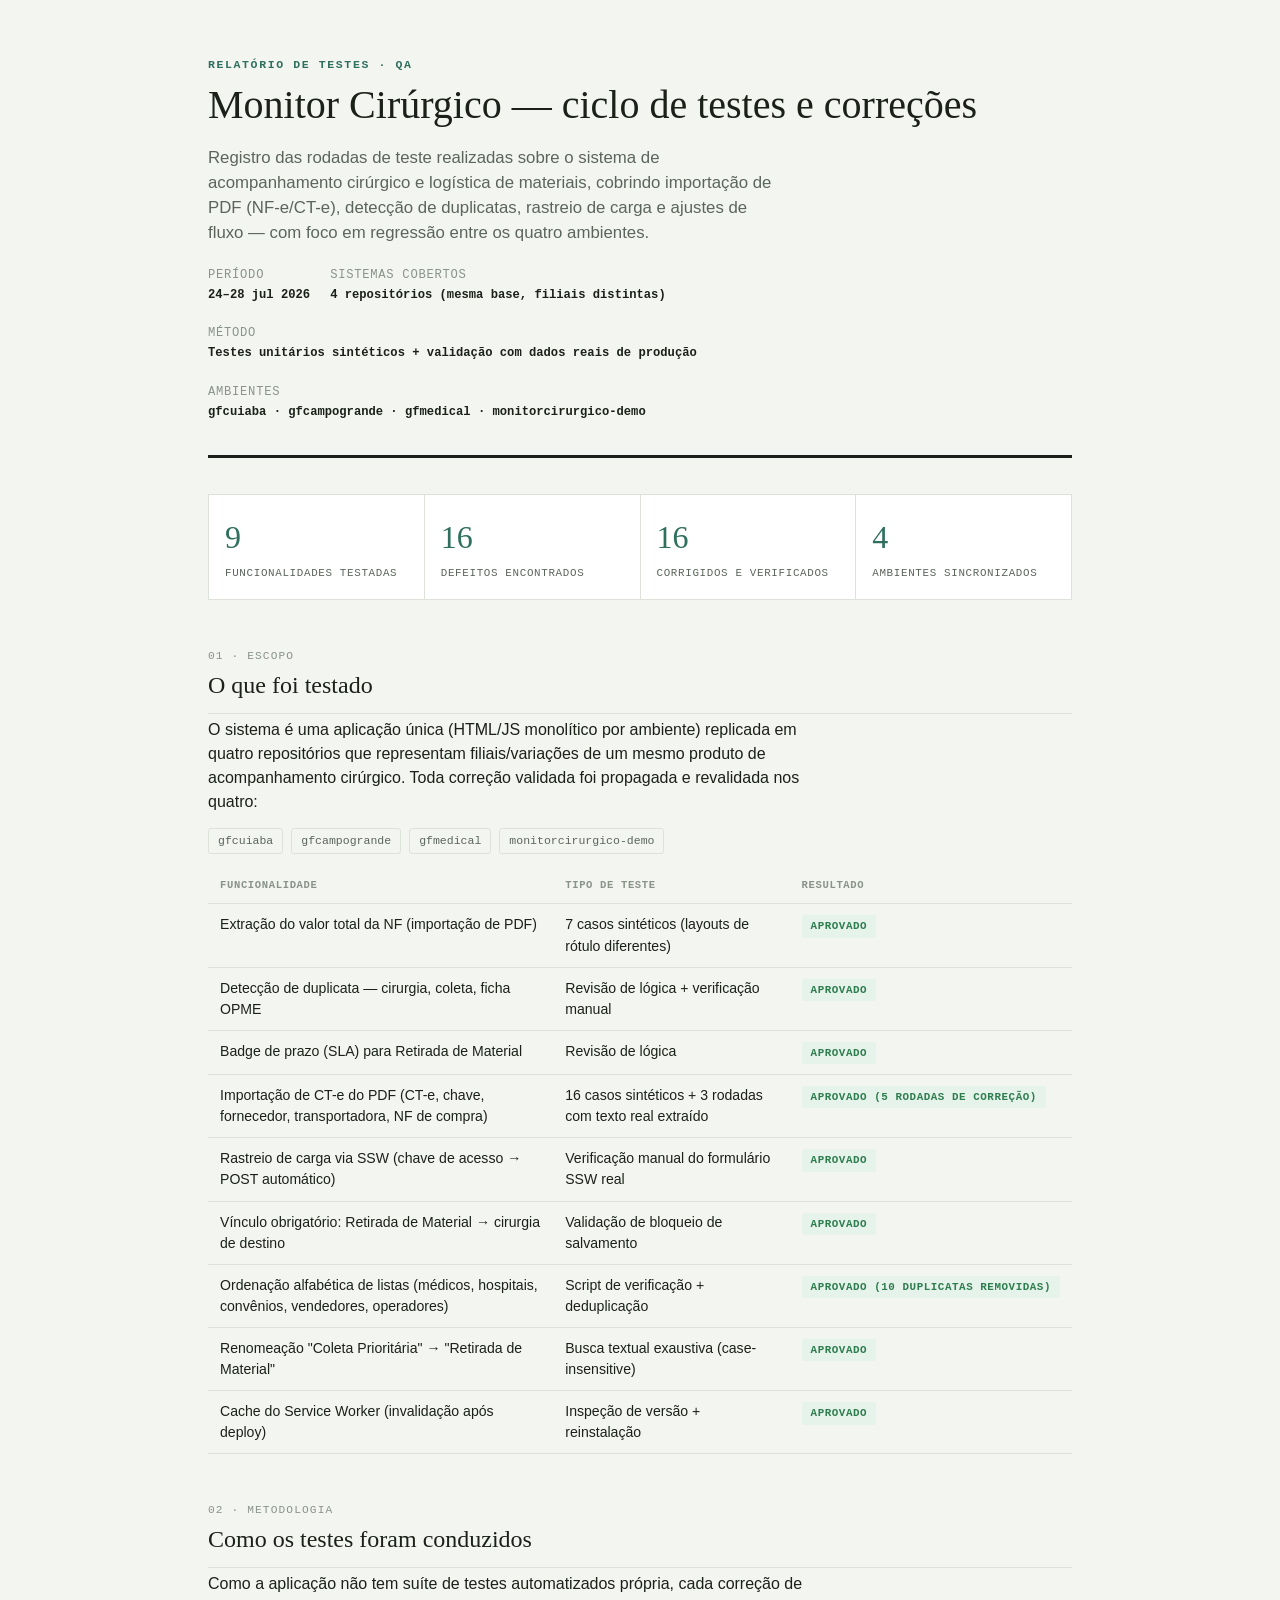
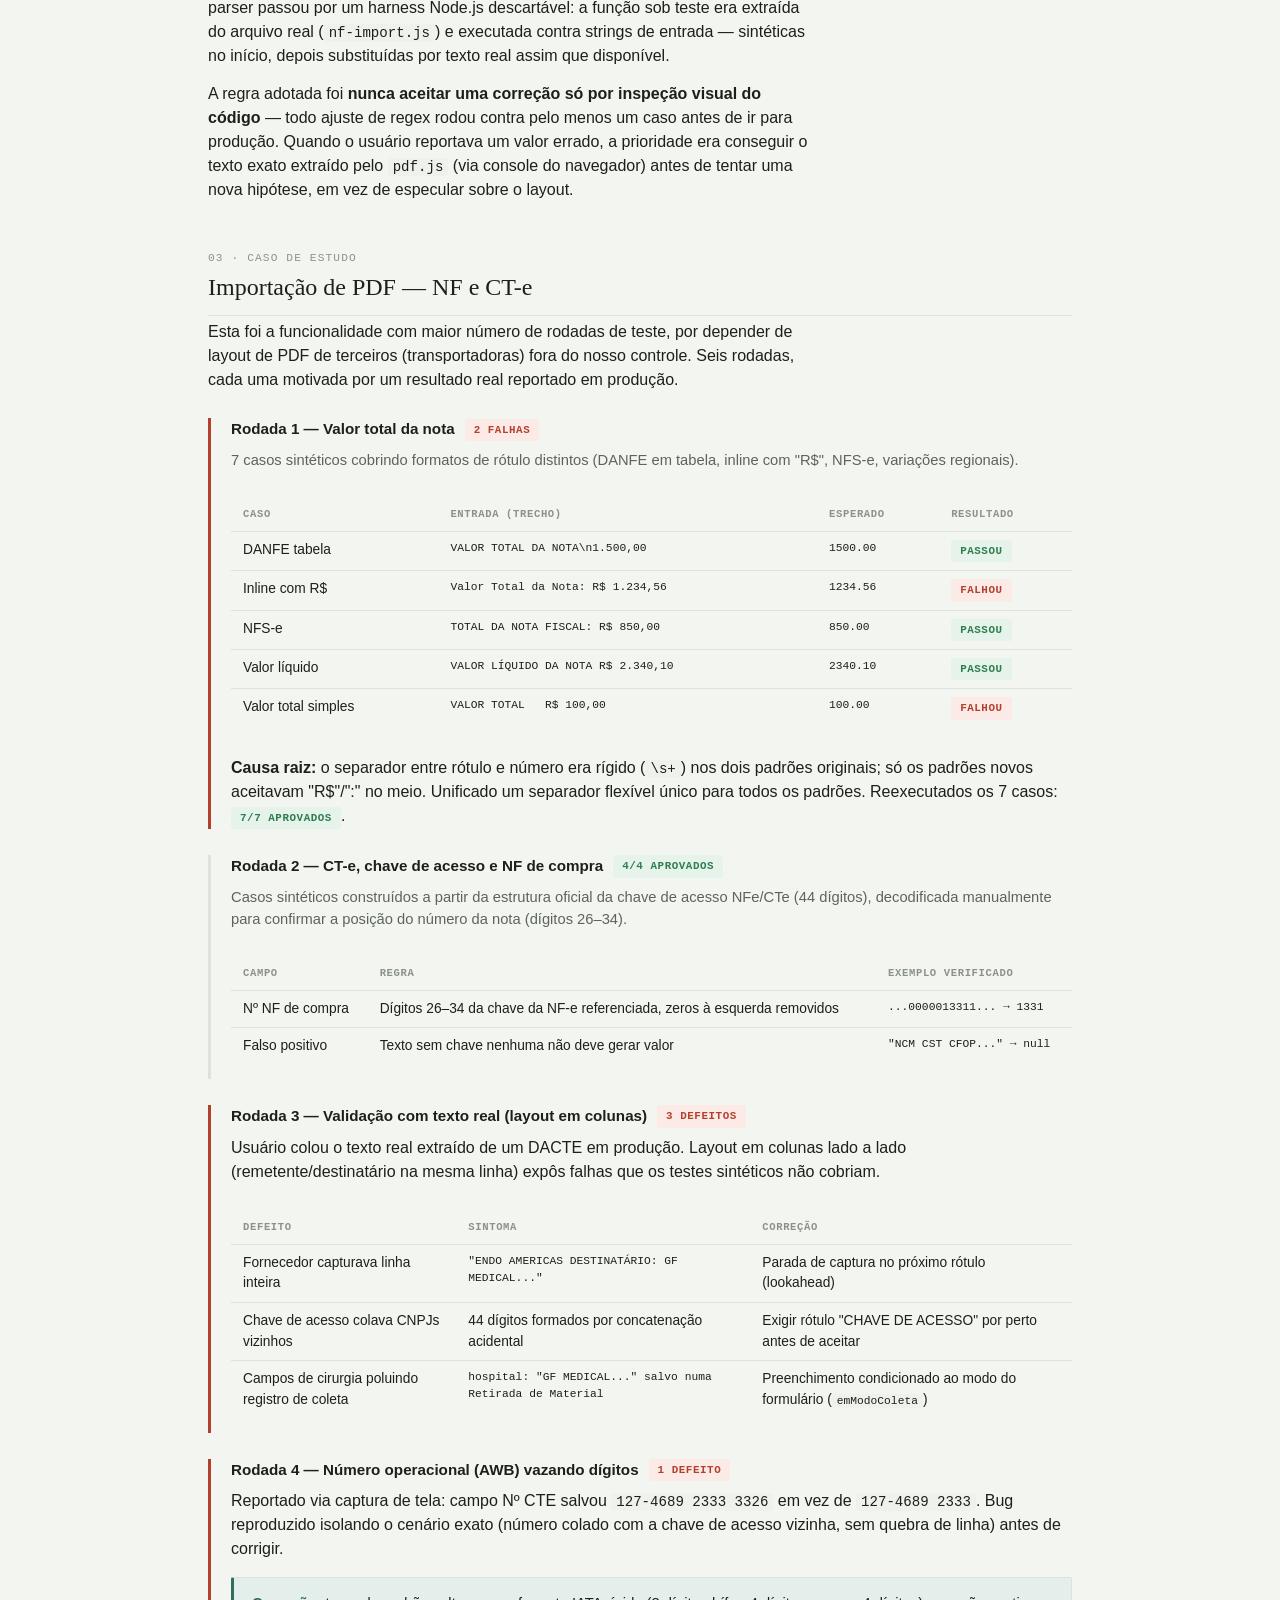
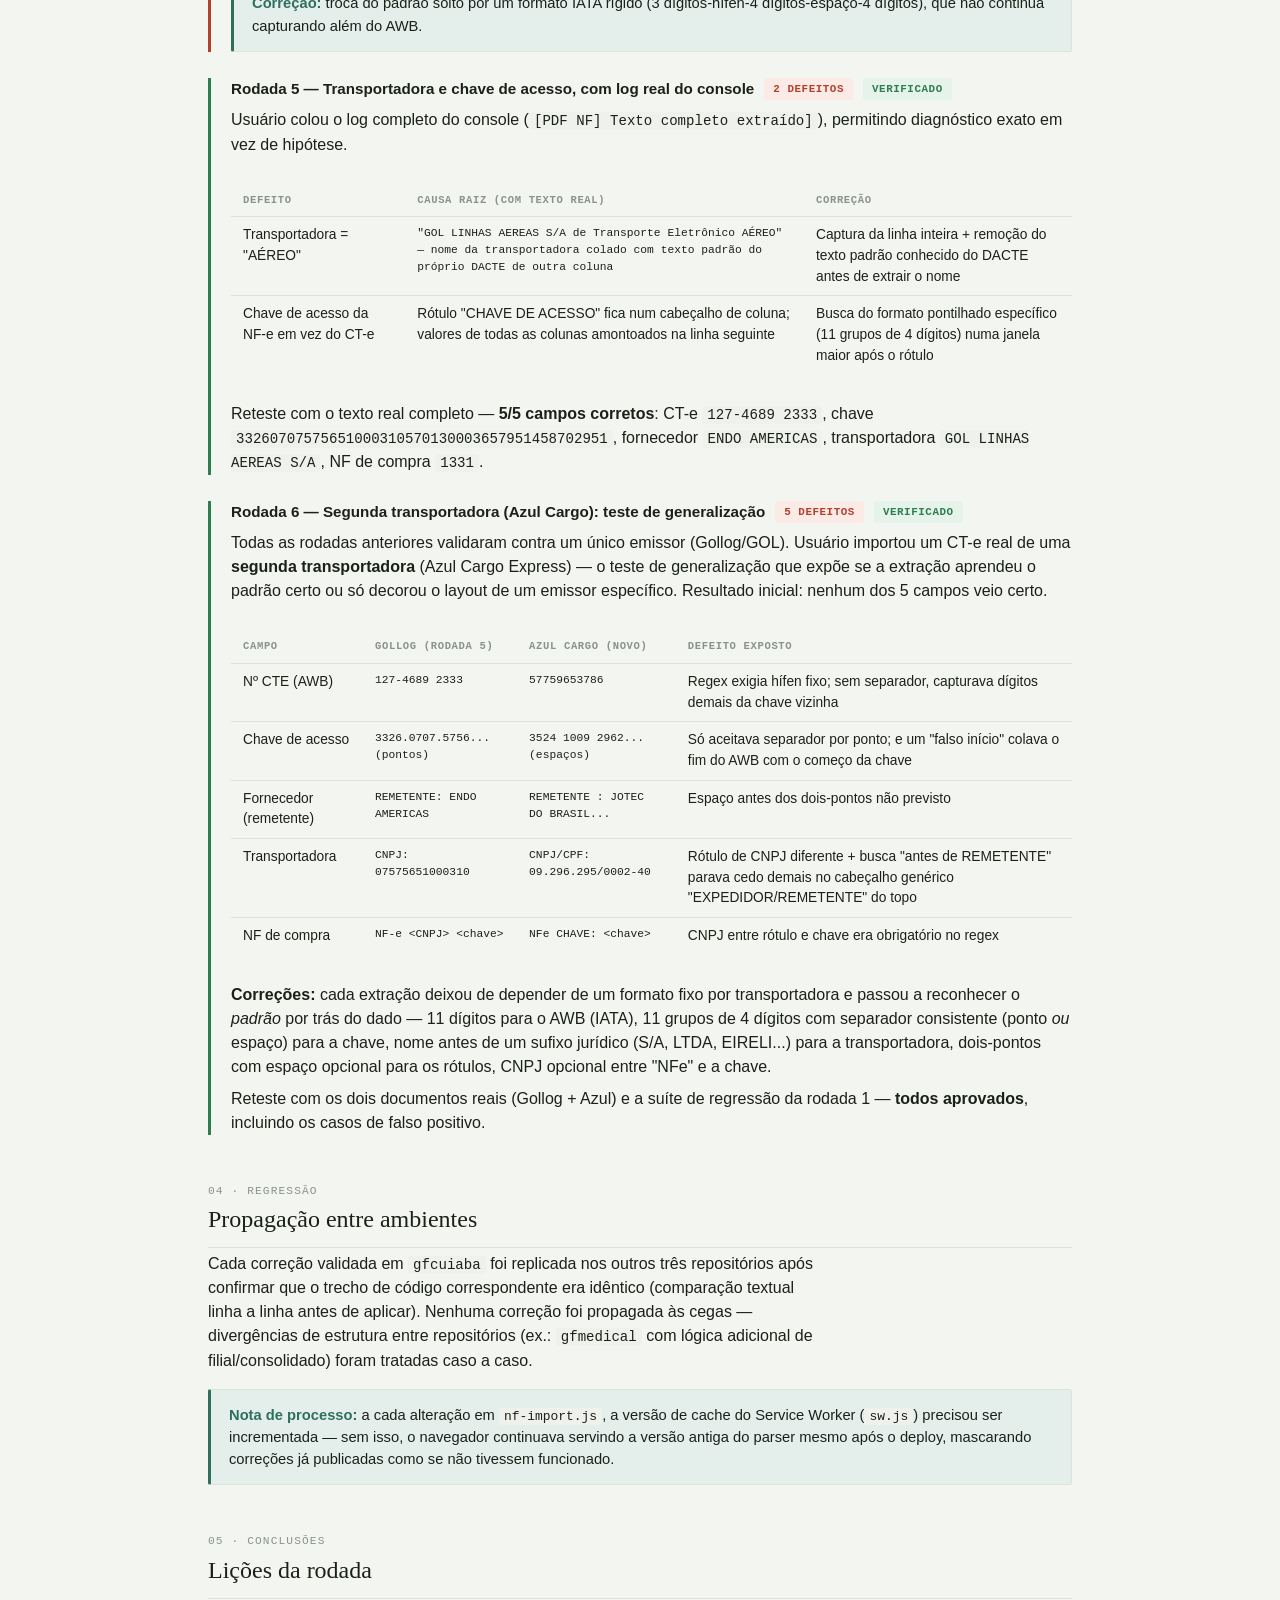
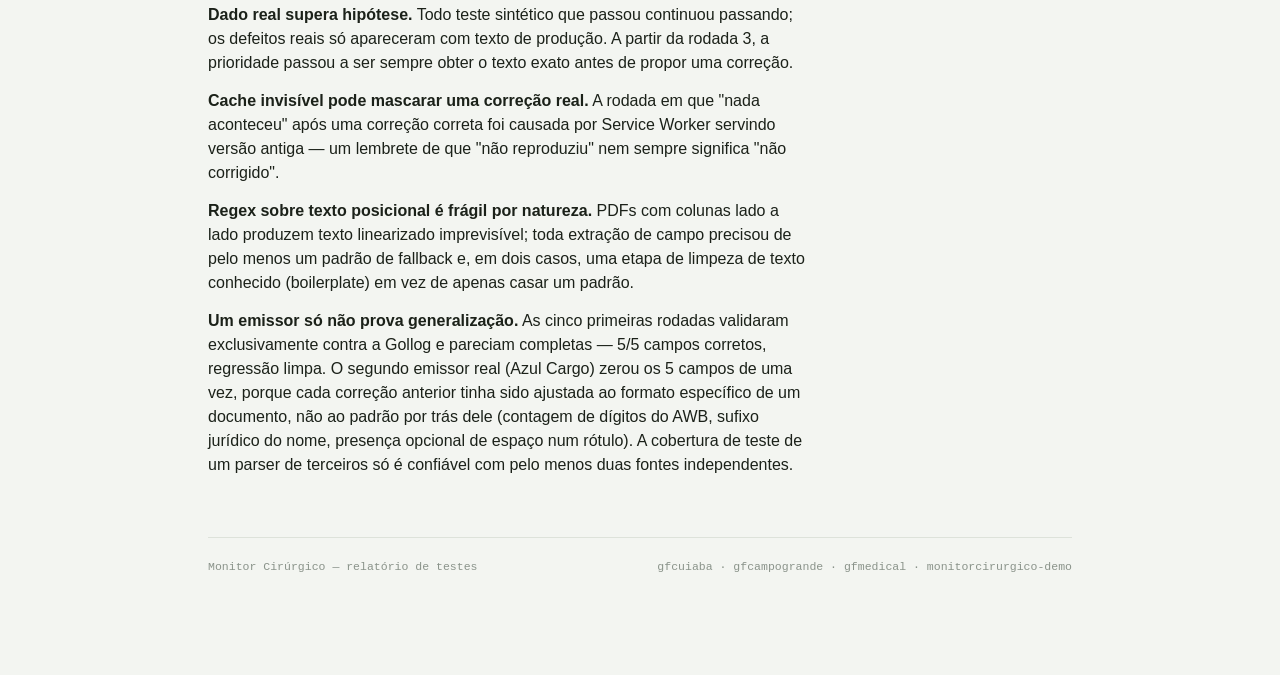
<file: relatorio-testes.html>
<!DOCTYPE html>
<html lang="pt-BR">
<head>
<meta charset="utf-8">
<meta name="viewport" content="width=device-width, initial-scale=1">
<title>Relatório de Testes — Monitor Cirúrgico</title>
<style>
  :root {
    --paper: #f3f5f1;
    --surface: #ffffff;
    --ink: #1b2119;
    --ink-dim: #5b655c;
    --ink-faint: #8a938a;
    --accent: #2f6f5e;
    --accent-soft: #e4efec;
    --line: #dde2da;
    --pass: #2e7d4f;
    --pass-soft: #e5f3ea;
    --fail: #b3402d;
    --fail-soft: #fbeae6;
    --warn: #a8721f;
    --warn-soft: #f7ecd9;
    --code-bg: #eef1ec;
    --serif: Georgia, "Iowan Old Style", "Palatino Linotype", "URW Palladio L", serif;
    --sans: -apple-system, BlinkMacSystemFont, "Segoe UI", "Helvetica Neue", Arial, sans-serif;
    --mono: "SF Mono", "Cascadia Code", Consolas, "Liberation Mono", monospace;
  }
  :root[data-theme="dark"] {
    --paper: #10140f;
    --surface: #171c16;
    --ink: #e7ece4;
    --ink-dim: #9aa495;
    --ink-faint: #6b756a;
    --accent: #66baa0;
    --accent-soft: #1c2c26;
    --line: #262c24;
    --pass: #4caf7d;
    --pass-soft: #16261d;
    --fail: #e2725a;
    --fail-soft: #2b1a16;
    --warn: #d9a944;
    --warn-soft: #2a2214;
    --code-bg: #1c2119;
  }
  @media (prefers-color-scheme: dark) {
    :root:not([data-theme="light"]) {
      --paper: #10140f;
      --surface: #171c16;
      --ink: #e7ece4;
      --ink-dim: #9aa495;
      --ink-faint: #6b756a;
      --accent: #66baa0;
      --accent-soft: #1c2c26;
      --line: #262c24;
      --pass: #4caf7d;
      --pass-soft: #16261d;
      --fail: #e2725a;
      --fail-soft: #2b1a16;
      --warn: #d9a944;
      --warn-soft: #2a2214;
      --code-bg: #1c2119;
    }
  }

  * { box-sizing: border-box; }
  body {
    margin: 0;
    background: var(--paper);
    color: var(--ink);
    font-family: var(--sans);
    line-height: 1.5;
    -webkit-font-smoothing: antialiased;
  }
  a { color: var(--accent); }

  .sheet {
    max-width: 920px;
    margin: 0 auto;
    padding: 56px 28px 100px;
  }

  header.masthead {
    border-bottom: 3px solid var(--ink);
    padding-bottom: 22px;
    margin-bottom: 36px;
  }
  .eyebrow {
    font-family: var(--mono);
    font-size: 0.72rem;
    letter-spacing: 0.14em;
    text-transform: uppercase;
    color: var(--accent);
    font-weight: 700;
  }
  h1 {
    font-family: var(--serif);
    font-size: 2.5rem;
    line-height: 1.12;
    margin: 10px 0 6px;
    text-wrap: balance;
    font-weight: 400;
  }
  .subtitle {
    font-size: 1.05rem;
    color: var(--ink-dim);
    max-width: 62ch;
  }
  .meta-row {
    display: flex;
    flex-wrap: wrap;
    gap: 20px;
    margin-top: 20px;
    font-family: var(--mono);
    font-size: 0.76rem;
    color: var(--ink-dim);
  }
  .meta-row dt { text-transform: uppercase; letter-spacing: 0.06em; color: var(--ink-faint); }
  .meta-row div { display: flex; flex-direction: column; gap: 2px; }
  .meta-row b { color: var(--ink); font-weight: 600; }

  .stat-row {
    display: grid;
    grid-template-columns: repeat(4, 1fr);
    gap: 1px;
    background: var(--line);
    border: 1px solid var(--line);
    margin: 32px 0 44px;
    overflow-x: auto;
  }
  .stat {
    background: var(--surface);
    padding: 18px 16px;
    min-width: 140px;
  }
  .stat .n {
    font-family: var(--serif);
    font-size: 2rem;
    color: var(--accent);
  }
  .stat .l {
    font-family: var(--mono);
    font-size: 0.68rem;
    text-transform: uppercase;
    letter-spacing: 0.06em;
    color: var(--ink-dim);
    margin-top: 4px;
  }

  section.block { margin: 48px 0; }
  section.block > h2 {
    font-family: var(--serif);
    font-size: 1.5rem;
    font-weight: 400;
    margin: 0 0 4px;
    padding-bottom: 10px;
    border-bottom: 1px solid var(--line);
    text-wrap: balance;
  }
  .block-kicker {
    font-family: var(--mono);
    font-size: 0.7rem;
    text-transform: uppercase;
    letter-spacing: 0.1em;
    color: var(--ink-faint);
    margin-bottom: 2px;
  }
  .prose { max-width: 68ch; }
  .prose p { margin: 0 0 14px; }

  .status-pill {
    display: inline-flex;
    align-items: center;
    gap: 5px;
    font-family: var(--mono);
    font-size: 0.68rem;
    font-weight: 700;
    text-transform: uppercase;
    letter-spacing: 0.05em;
    padding: 3px 9px;
    border-radius: 3px;
    white-space: nowrap;
  }
  .status-pill.pass { background: var(--pass-soft); color: var(--pass); }
  .status-pill.fail { background: var(--fail-soft); color: var(--fail); }
  .status-pill.warn { background: var(--warn-soft); color: var(--warn); }

  .round {
    border-left: 3px solid var(--line);
    padding-left: 20px;
    margin: 26px 0;
  }
  .round.found-bug { border-left-color: var(--fail); }
  .round.verified { border-left-color: var(--pass); }
  .round h3 {
    font-family: var(--sans);
    font-size: 0.95rem;
    font-weight: 700;
    margin: 0 0 8px;
    display: flex;
    align-items: center;
    gap: 10px;
    flex-wrap: wrap;
  }
  .round p { margin: 8px 0; color: var(--ink); }
  .round .caption { color: var(--ink-dim); font-size: 0.92rem; }

  table.cases {
    width: 100%;
    border-collapse: collapse;
    font-size: 0.86rem;
    margin: 14px 0;
  }
  .table-wrap { overflow-x: auto; margin: 14px 0; }
  table.cases th, table.cases td {
    text-align: left;
    padding: 8px 12px;
    border-bottom: 1px solid var(--line);
    vertical-align: top;
  }
  table.cases th {
    font-family: var(--mono);
    font-size: 0.66rem;
    text-transform: uppercase;
    letter-spacing: 0.06em;
    color: var(--ink-faint);
    font-weight: 600;
  }
  table.cases td.mono, table.cases code { font-family: var(--mono); font-size: 0.82em; }
  table.cases tr:last-child td { border-bottom: none; }

  pre {
    background: var(--code-bg);
    border: 1px solid var(--line);
    border-radius: 4px;
    padding: 14px 16px;
    overflow-x: auto;
    font-family: var(--mono);
    font-size: 0.8rem;
    line-height: 1.55;
    margin: 14px 0;
  }
  code { font-family: var(--mono); background: var(--code-bg); padding: 1px 5px; border-radius: 3px; font-size: 0.88em; }
  pre code { background: none; padding: 0; }

  .repo-list {
    display: flex;
    flex-wrap: wrap;
    gap: 8px;
    font-family: var(--mono);
    font-size: 0.72rem;
  }
  .repo-list span {
    border: 1px solid var(--line);
    padding: 3px 9px;
    border-radius: 3px;
    color: var(--ink-dim);
  }

  .feature-table { width: 100%; border-collapse: collapse; font-size: 0.88rem; }
  .feature-table th, .feature-table td { padding: 10px 12px; border-bottom: 1px solid var(--line); text-align: left; vertical-align: top; }
  .feature-table th { font-family: var(--mono); font-size: 0.66rem; text-transform: uppercase; letter-spacing: 0.06em; color: var(--ink-faint); }

  .callout {
    background: var(--accent-soft);
    border: 1px solid var(--line);
    border-left: 3px solid var(--accent);
    padding: 14px 18px;
    border-radius: 2px;
    margin: 16px 0;
    font-size: 0.92rem;
  }
  .callout b { color: var(--accent); }

  footer {
    margin-top: 60px;
    padding-top: 20px;
    border-top: 1px solid var(--line);
    font-family: var(--mono);
    font-size: 0.72rem;
    color: var(--ink-faint);
    display: flex;
    justify-content: space-between;
    flex-wrap: wrap;
    gap: 10px;
  }

  ::selection { background: var(--accent); color: var(--surface); }

  @media (max-width: 640px) {
    .stat-row { grid-template-columns: repeat(2, 1fr); }
    h1 { font-size: 1.9rem; }
  }
</style>
</head>
<body>

<div class="sheet">

  <header class="masthead">
    <div class="eyebrow">Relatório de testes · QA</div>
    <h1>Monitor Cirúrgico — ciclo de testes e correções</h1>
    <p class="subtitle">Registro das rodadas de teste realizadas sobre o sistema de acompanhamento cirúrgico e logística de materiais, cobrindo importação de PDF (NF-e/CT-e), detecção de duplicatas, rastreio de carga e ajustes de fluxo — com foco em regressão entre os quatro ambientes.</p>
    <dl class="meta-row">
      <div><dt>Período</dt><b>24–28 jul 2026</b></div>
      <div><dt>Sistemas cobertos</dt><b>4 repositórios (mesma base, filiais distintas)</b></div>
      <div><dt>Método</dt><b>Testes unitários sintéticos + validação com dados reais de produção</b></div>
      <div><dt>Ambientes</dt><b>gfcuiaba · gfcampogrande · gfmedical · monitorcirurgico-demo</b></div>
    </dl>
  </header>

  <div class="stat-row">
    <div class="stat"><div class="n">9</div><div class="l">Funcionalidades testadas</div></div>
    <div class="stat"><div class="n">16</div><div class="l">Defeitos encontrados</div></div>
    <div class="stat"><div class="n">16</div><div class="l">Corrigidos e verificados</div></div>
    <div class="stat"><div class="n">4</div><div class="l">Ambientes sincronizados</div></div>
  </div>

  <section class="block">
    <div class="block-kicker">01 · Escopo</div>
    <h2>O que foi testado</h2>
    <div class="prose">
      <p>O sistema é uma aplicação única (HTML/JS monolítico por ambiente) replicada em quatro repositórios que representam filiais/variações de um mesmo produto de acompanhamento cirúrgico. Toda correção validada foi propagada e revalidada nos quatro:</p>
    </div>
    <div class="repo-list">
      <span>gfcuiaba</span><span>gfcampogrande</span><span>gfmedical</span><span>monitorcirurgico-demo</span>
    </div>
    <div class="table-wrap">
      <table class="feature-table">
        <thead><tr><th>Funcionalidade</th><th>Tipo de teste</th><th>Resultado</th></tr></thead>
        <tbody>
          <tr><td>Extração do valor total da NF (importação de PDF)</td><td>7 casos sintéticos (layouts de rótulo diferentes)</td><td><span class="status-pill pass">Aprovado</span></td></tr>
          <tr><td>Detecção de duplicata — cirurgia, coleta, ficha OPME</td><td>Revisão de lógica + verificação manual</td><td><span class="status-pill pass">Aprovado</span></td></tr>
          <tr><td>Badge de prazo (SLA) para Retirada de Material</td><td>Revisão de lógica</td><td><span class="status-pill pass">Aprovado</span></td></tr>
          <tr><td>Importação de CT-e do PDF (CT-e, chave, fornecedor, transportadora, NF de compra)</td><td>16 casos sintéticos + 3 rodadas com texto real extraído</td><td><span class="status-pill pass">Aprovado (5 rodadas de correção)</span></td></tr>
          <tr><td>Rastreio de carga via SSW (chave de acesso → POST automático)</td><td>Verificação manual do formulário SSW real</td><td><span class="status-pill pass">Aprovado</span></td></tr>
          <tr><td>Vínculo obrigatório: Retirada de Material → cirurgia de destino</td><td>Validação de bloqueio de salvamento</td><td><span class="status-pill pass">Aprovado</span></td></tr>
          <tr><td>Ordenação alfabética de listas (médicos, hospitais, convênios, vendedores, operadores)</td><td>Script de verificação + deduplicação</td><td><span class="status-pill pass">Aprovado (10 duplicatas removidas)</span></td></tr>
          <tr><td>Renomeação "Coleta Prioritária" → "Retirada de Material"</td><td>Busca textual exaustiva (case-insensitive)</td><td><span class="status-pill pass">Aprovado</span></td></tr>
          <tr><td>Cache do Service Worker (invalidação após deploy)</td><td>Inspeção de versão + reinstalação</td><td><span class="status-pill pass">Aprovado</span></td></tr>
        </tbody>
      </table>
    </div>
  </section>

  <section class="block">
    <div class="block-kicker">02 · Metodologia</div>
    <h2>Como os testes foram conduzidos</h2>
    <div class="prose">
      <p>Como a aplicação não tem suíte de testes automatizados própria, cada correção de parser passou por um harness Node.js descartável: a função sob teste era extraída do arquivo real (<code>nf-import.js</code>) e executada contra strings de entrada — sintéticas no início, depois substituídas por texto real assim que disponível.</p>
      <p>A regra adotada foi <b>nunca aceitar uma correção só por inspeção visual do código</b> — todo ajuste de regex rodou contra pelo menos um caso antes de ir para produção. Quando o usuário reportava um valor errado, a prioridade era conseguir o texto exato extraído pelo <code>pdf.js</code> (via console do navegador) antes de tentar uma nova hipótese, em vez de especular sobre o layout.</p>
    </div>
  </section>

  <section class="block">
    <div class="block-kicker">03 · Caso de estudo</div>
    <h2>Importação de PDF — NF e CT-e</h2>
    <div class="prose">
      <p>Esta foi a funcionalidade com maior número de rodadas de teste, por depender de layout de PDF de terceiros (transportadoras) fora do nosso controle. Seis rodadas, cada uma motivada por um resultado real reportado em produção.</p>
    </div>

    <div class="round found-bug">
      <h3>Rodada 1 — Valor total da nota <span class="status-pill fail">2 falhas</span></h3>
      <p class="caption">7 casos sintéticos cobrindo formatos de rótulo distintos (DANFE em tabela, inline com "R$", NFS-e, variações regionais).</p>
      <div class="table-wrap">
        <table class="cases">
          <thead><tr><th>Caso</th><th>Entrada (trecho)</th><th>Esperado</th><th>Resultado</th></tr></thead>
          <tbody>
            <tr><td>DANFE tabela</td><td class="mono">VALOR TOTAL DA NOTA\n1.500,00</td><td class="mono">1500.00</td><td><span class="status-pill pass">Passou</span></td></tr>
            <tr><td>Inline com R$</td><td class="mono">Valor Total da Nota: R$ 1.234,56</td><td class="mono">1234.56</td><td><span class="status-pill fail">Falhou</span></td></tr>
            <tr><td>NFS-e</td><td class="mono">TOTAL DA NOTA FISCAL: R$ 850,00</td><td class="mono">850.00</td><td><span class="status-pill pass">Passou</span></td></tr>
            <tr><td>Valor líquido</td><td class="mono">VALOR LÍQUIDO DA NOTA R$ 2.340,10</td><td class="mono">2340.10</td><td><span class="status-pill pass">Passou</span></td></tr>
            <tr><td>Valor total simples</td><td class="mono">VALOR TOTAL&nbsp;&nbsp;&nbsp;R$ 100,00</td><td class="mono">100.00</td><td><span class="status-pill fail">Falhou</span></td></tr>
          </tbody>
        </table>
      </div>
      <p><b>Causa raiz:</b> o separador entre rótulo e número era rígido (<code>\s+</code>) nos dois padrões originais; só os padrões novos aceitavam "R$"/":" no meio. Unificado um separador flexível único para todos os padrões. Reexecutados os 7 casos: <span class="status-pill pass">7/7 aprovados</span>.</p>
    </div>

    <div class="round">
      <h3>Rodada 2 — CT-e, chave de acesso e NF de compra <span class="status-pill pass">4/4 aprovados</span></h3>
      <p class="caption">Casos sintéticos construídos a partir da estrutura oficial da chave de acesso NFe/CTe (44 dígitos), decodificada manualmente para confirmar a posição do número da nota (dígitos 26–34).</p>
      <div class="table-wrap">
        <table class="cases">
          <thead><tr><th>Campo</th><th>Regra</th><th>Exemplo verificado</th></tr></thead>
          <tbody>
            <tr><td>Nº NF de compra</td><td>Dígitos 26–34 da chave da NF-e referenciada, zeros à esquerda removidos</td><td class="mono">...0000013311... → 1331</td></tr>
            <tr><td>Falso positivo</td><td>Texto sem chave nenhuma não deve gerar valor</td><td class="mono">"NCM CST CFOP..." → null</td></tr>
          </tbody>
        </table>
      </div>
    </div>

    <div class="round found-bug">
      <h3>Rodada 3 — Validação com texto real (layout em colunas) <span class="status-pill fail">3 defeitos</span></h3>
      <p>Usuário colou o texto real extraído de um DACTE em produção. Layout em colunas lado a lado (remetente/destinatário na mesma linha) expôs falhas que os testes sintéticos não cobriam.</p>
      <div class="table-wrap">
        <table class="cases">
          <thead><tr><th>Defeito</th><th>Sintoma</th><th>Correção</th></tr></thead>
          <tbody>
            <tr>
              <td>Fornecedor capturava linha inteira</td>
              <td class="mono">"ENDO AMERICAS DESTINATÁRIO: GF MEDICAL..."</td>
              <td>Parada de captura no próximo rótulo (lookahead)</td>
            </tr>
            <tr>
              <td>Chave de acesso colava CNPJs vizinhos</td>
              <td>44 dígitos formados por concatenação acidental</td>
              <td>Exigir rótulo "CHAVE DE ACESSO" por perto antes de aceitar</td>
            </tr>
            <tr>
              <td>Campos de cirurgia poluindo registro de coleta</td>
              <td class="mono">hospital: "GF MEDICAL..." salvo numa Retirada de Material</td>
              <td>Preenchimento condicionado ao modo do formulário (<code>emModoColeta</code>)</td>
            </tr>
          </tbody>
        </table>
      </div>
    </div>

    <div class="round found-bug">
      <h3>Rodada 4 — Número operacional (AWB) vazando dígitos <span class="status-pill fail">1 defeito</span></h3>
      <p>Reportado via captura de tela: campo Nº CTE salvou <code>127-4689 2333 3326</code> em vez de <code>127-4689 2333</code>. Bug reproduzido isolando o cenário exato (número colado com a chave de acesso vizinha, sem quebra de linha) antes de corrigir.</p>
      <div class="callout"><b>Correção:</b> troca do padrão solto por um formato IATA rígido (3 dígitos‑hífen‑4 dígitos‑espaço‑4 dígitos), que não continua capturando além do AWB.</div>
    </div>

    <div class="round found-bug verified">
      <h3>Rodada 5 — Transportadora e chave de acesso, com log real do console <span class="status-pill fail">2 defeitos</span> <span class="status-pill pass">Verificado</span></h3>
      <p>Usuário colou o log completo do console (<code>[PDF NF] Texto completo extraído]</code>), permitindo diagnóstico exato em vez de hipótese.</p>
      <div class="table-wrap">
        <table class="cases">
          <thead><tr><th>Defeito</th><th>Causa raiz (com texto real)</th><th>Correção</th></tr></thead>
          <tbody>
            <tr>
              <td>Transportadora = "AÉREO"</td>
              <td class="mono">"GOL LINHAS AEREAS S/A de Transporte Eletrônico AÉREO" — nome da transportadora colado com texto padrão do próprio DACTE de outra coluna</td>
              <td>Captura da linha inteira + remoção do texto padrão conhecido do DACTE antes de extrair o nome</td>
            </tr>
            <tr>
              <td>Chave de acesso da NF-e em vez do CT-e</td>
              <td>Rótulo "CHAVE DE ACESSO" fica num cabeçalho de coluna; valores de todas as colunas amontoados na linha seguinte</td>
              <td>Busca do formato pontilhado específico (11 grupos de 4 dígitos) numa janela maior após o rótulo</td>
            </tr>
          </tbody>
        </table>
      </div>
      <p>Reteste com o texto real completo — <b>5/5 campos corretos</b>: CT-e <code>127-4689 2333</code>, chave <code>33260707575651000310570130003657951458702951</code>, fornecedor <code>ENDO AMERICAS</code>, transportadora <code>GOL LINHAS AEREAS S/A</code>, NF de compra <code>1331</code>.</p>
    </div>

    <div class="round found-bug verified">
      <h3>Rodada 6 — Segunda transportadora (Azul Cargo): teste de generalização <span class="status-pill fail">5 defeitos</span> <span class="status-pill pass">Verificado</span></h3>
      <p>Todas as rodadas anteriores validaram contra um único emissor (Gollog/GOL). Usuário importou um CT-e real de uma <b>segunda transportadora</b> (Azul Cargo Express) — o teste de generalização que expõe se a extração aprendeu o padrão certo ou só decorou o layout de um emissor específico. Resultado inicial: nenhum dos 5 campos veio certo.</p>
      <div class="table-wrap">
        <table class="cases">
          <thead><tr><th>Campo</th><th>Gollog (rodada 5)</th><th>Azul Cargo (novo)</th><th>Defeito exposto</th></tr></thead>
          <tbody>
            <tr><td>Nº CTE (AWB)</td><td class="mono">127-4689 2333</td><td class="mono">57759653786</td><td>Regex exigia hífen fixo; sem separador, capturava dígitos demais da chave vizinha</td></tr>
            <tr><td>Chave de acesso</td><td class="mono">3326.0707.5756...(pontos)</td><td class="mono">3524 1009 2962...(espaços)</td><td>Só aceitava separador por ponto; e um "falso início" colava o fim do AWB com o começo da chave</td></tr>
            <tr><td>Fornecedor (remetente)</td><td class="mono">REMETENTE: ENDO AMERICAS</td><td class="mono">REMETENTE : JOTEC DO BRASIL...</td><td>Espaço antes dos dois-pontos não previsto</td></tr>
            <tr><td>Transportadora</td><td class="mono">CNPJ: 07575651000310</td><td class="mono">CNPJ/CPF: 09.296.295/0002-40</td><td>Rótulo de CNPJ diferente + busca "antes de REMETENTE" parava cedo demais no cabeçalho genérico "EXPEDIDOR/REMETENTE" do topo</td></tr>
            <tr><td>NF de compra</td><td class="mono">NF-e &lt;CNPJ&gt; &lt;chave&gt;</td><td class="mono">NFe CHAVE: &lt;chave&gt;</td><td>CNPJ entre rótulo e chave era obrigatório no regex</td></tr>
          </tbody>
        </table>
      </div>
      <p><b>Correções:</b> cada extração deixou de depender de um formato fixo por transportadora e passou a reconhecer o <i>padrão</i> por trás do dado — 11 dígitos para o AWB (IATA), 11 grupos de 4 dígitos com separador consistente (ponto <i>ou</i> espaço) para a chave, nome antes de um sufixo jurídico (S/A, LTDA, EIRELI...) para a transportadora, dois-pontos com espaço opcional para os rótulos, CNPJ opcional entre "NFe" e a chave.</p>
      <p>Reteste com os dois documentos reais (Gollog + Azul) e a suíte de regressão da rodada 1 — <b>todos aprovados</b>, incluindo os casos de falso positivo.</p>
    </div>
  </section>

  <section class="block">
    <div class="block-kicker">04 · Regressão</div>
    <h2>Propagação entre ambientes</h2>
    <div class="prose">
      <p>Cada correção validada em <code>gfcuiaba</code> foi replicada nos outros três repositórios após confirmar que o trecho de código correspondente era idêntico (comparação textual linha a linha antes de aplicar). Nenhuma correção foi propagada às cegas — divergências de estrutura entre repositórios (ex.: <code>gfmedical</code> com lógica adicional de filial/consolidado) foram tratadas caso a caso.</p>
    </div>
    <div class="callout">
      <b>Nota de processo:</b> a cada alteração em <code>nf-import.js</code>, a versão de cache do Service Worker (<code>sw.js</code>) precisou ser incrementada — sem isso, o navegador continuava servindo a versão antiga do parser mesmo após o deploy, mascarando correções já publicadas como se não tivessem funcionado.
    </div>
  </section>

  <section class="block">
    <div class="block-kicker">05 · Conclusões</div>
    <h2>Lições da rodada</h2>
    <div class="prose">
      <p><b>Dado real supera hipótese.</b> Todo teste sintético que passou continuou passando; os defeitos reais só apareceram com texto de produção. A partir da rodada 3, a prioridade passou a ser sempre obter o texto exato antes de propor uma correção.</p>
      <p><b>Cache invisível pode mascarar uma correção real.</b> A rodada em que "nada aconteceu" após uma correção correta foi causada por Service Worker servindo versão antiga — um lembrete de que "não reproduziu" nem sempre significa "não corrigido".</p>
      <p><b>Regex sobre texto posicional é frágil por natureza.</b> PDFs com colunas lado a lado produzem texto linearizado imprevisível; toda extração de campo precisou de pelo menos um padrão de fallback e, em dois casos, uma etapa de limpeza de texto conhecido (boilerplate) em vez de apenas casar um padrão.</p>
      <p><b>Um emissor só não prova generalização.</b> As cinco primeiras rodadas validaram exclusivamente contra a Gollog e pareciam completas — 5/5 campos corretos, regressão limpa. O segundo emissor real (Azul Cargo) zerou os 5 campos de uma vez, porque cada correção anterior tinha sido ajustada ao formato específico de um documento, não ao padrão por trás dele (contagem de dígitos do AWB, sufixo jurídico do nome, presença opcional de espaço num rótulo). A cobertura de teste de um parser de terceiros só é confiável com pelo menos duas fontes independentes.</p>
    </div>
  </section>

  <footer>
    <span>Monitor Cirúrgico — relatório de testes</span>
    <span>gfcuiaba · gfcampogrande · gfmedical · monitorcirurgico-demo</span>
  </footer>

</div>
</body>
</html>
</file>
